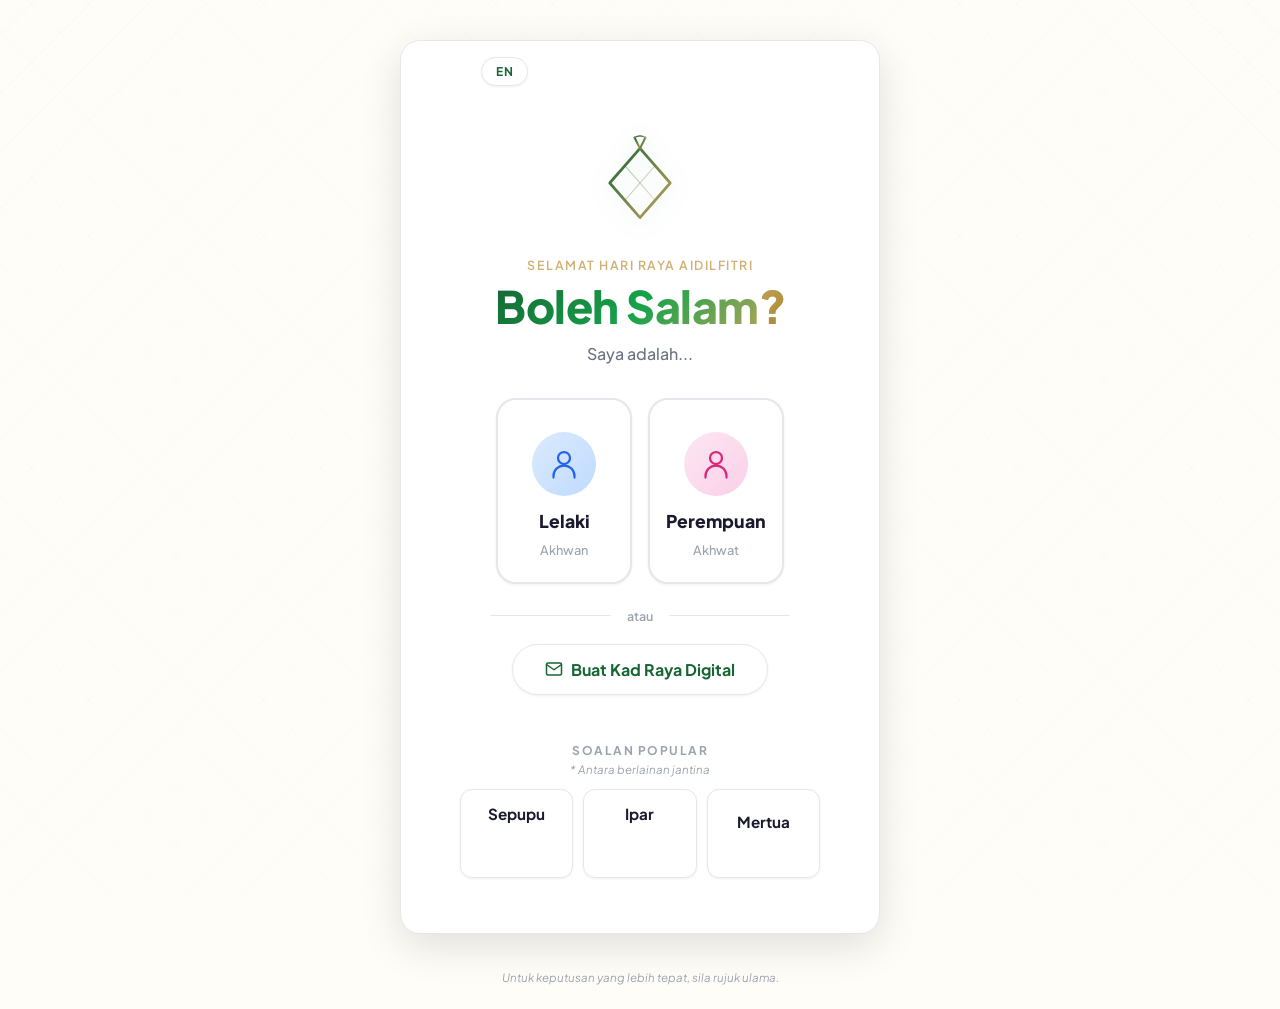
<file: index.html>
<!DOCTYPE html>
<html lang="ms" dir="ltr">
<head>
  <meta charset="UTF-8">
  <meta name="viewport" content="width=device-width, initial-scale=1.0, maximum-scale=1.0, user-scalable=no">
  <meta name="theme-color" content="#166534">
  <meta name="apple-mobile-web-app-capable" content="yes">
  <meta name="apple-mobile-web-app-status-bar-style" content="black-translucent">
  <meta name="description" content="Semak sama ada anda boleh bersalam berdasarkan hubungan mahram. Pantas, mudah & percuma.">

  <!-- Open Graph (Facebook, WhatsApp, Telegram, LinkedIn) -->
  <meta property="og:type" content="website">
  <meta property="og:url" id="ogUrl" content="https://bolehsalam.com/">
  <meta property="og:title" id="ogTitle" content="Boleh Salam? — Semak Hubungan Mahram">
  <meta property="og:description" id="ogDesc" content="Tak pasti boleh salam ke tak? Semak hubungan mahram dengan mudah dan pantas. 40+ hubungan keluarga diliputi.">
  <meta property="og:image" id="ogImage" content="https://bolehsalam.com/og-image.png">
  <meta property="og:image:width" content="1200">
  <meta property="og:image:height" content="630">
  <meta property="og:image:alt" content="Boleh Salam? — Semak hubungan mahram dengan mudah">
  <meta property="og:locale" content="ms_MY">
  <meta property="og:locale:alternate" content="en_US">
  <meta property="og:site_name" content="Boleh Salam?">

  <!-- Twitter / X -->
  <meta name="twitter:card" content="summary_large_image">
  <meta name="twitter:title" id="twTitle" content="Boleh Salam? — Semak Hubungan Mahram">
  <meta name="twitter:description" id="twDesc" content="Tak pasti boleh salam ke tak? Semak hubungan mahram dengan mudah dan pantas.">
  <meta name="twitter:image" id="twImage" content="https://bolehsalam.com/og-image.png">

  <title>Boleh Salam? — Semak Hubungan Mahram</title>

  <!-- Favicon (ketupat SVG) -->
  <link rel="icon" type="image/svg+xml" href="data:image/svg+xml,%3Csvg viewBox='0 0 80 100' fill='none' xmlns='http://www.w3.org/2000/svg'%3E%3Cpath d='M40 18 L68 50 L40 82 L12 50 Z' stroke='%23166534' stroke-width='3' stroke-linejoin='round'/%3E%3Cpath d='M26 34 L54 66' stroke='%23c8a45c' stroke-width='1.2' opacity='0.5'/%3E%3Cpath d='M54 34 L26 66' stroke='%23c8a45c' stroke-width='1.2' opacity='0.5'/%3E%3Cpath d='M40 18 L35 8' stroke='%23166534' stroke-width='2.5' stroke-linecap='round'/%3E%3Cpath d='M40 18 L45 8' stroke='%23166534' stroke-width='2.5' stroke-linecap='round'/%3E%3C/svg%3E">

  <link rel="preconnect" href="https://fonts.googleapis.com">
  <link rel="preconnect" href="https://fonts.gstatic.com" crossorigin>
  <link href="https://fonts.googleapis.com/css2?family=Plus+Jakarta+Sans:wght@400;500;600;700;800&display=swap" rel="stylesheet">
  <link rel="stylesheet" href="style.css">
</head>
<body>
  <div class="app" id="app">

    <!-- Top bar -->
    <div class="top-bar">
      <button class="back-btn" id="backBtn" onclick="goBack()" aria-label="Back">
        <svg width="20" height="20" viewBox="0 0 24 24" fill="none" stroke="currentColor" stroke-width="2.5" stroke-linecap="round" stroke-linejoin="round">
          <path d="M19 12H5M12 19l-7-7 7-7"/>
        </svg>
      </button>
      <button class="lang-toggle" id="langToggle" onclick="toggleLanguage()" aria-label="Toggle language">EN</button>
    </div>

    <!-- Step 0: Welcome -->
    <section class="step active" id="step-welcome">
      <div class="welcome-content">
        <div class="ketupat-icon" aria-hidden="true">
          <svg viewBox="0 0 80 100" fill="none" xmlns="http://www.w3.org/2000/svg">
            <path d="M40 18 L68 50 L40 82 L12 50 Z" stroke="url(#kg)" stroke-width="2.5" stroke-linejoin="round"/>
            <path d="M26 34 L54 66" stroke="url(#kg)" stroke-width="1" opacity="0.35"/>
            <path d="M54 34 L26 66" stroke="url(#kg)" stroke-width="1" opacity="0.35"/>
            <path d="M40 18 L35 8" stroke="url(#kg)" stroke-width="2" stroke-linecap="round"/>
            <path d="M40 18 L45 8" stroke="url(#kg)" stroke-width="2" stroke-linecap="round"/>
            <path d="M35 8 Q40 5 45 8" stroke="url(#kg)" stroke-width="1.5" stroke-linecap="round" fill="none"/>
            <defs>
              <linearGradient id="kg" x1="0%" y1="0%" x2="100%" y2="100%">
                <stop offset="0%" stop-color="#166534"/>
                <stop offset="100%" stop-color="#c8a45c"/>
              </linearGradient>
            </defs>
          </svg>
        </div>

        <p class="raya-greeting" data-i18n="rayaGreeting">Selamat Hari Raya Aidilfitri</p>
        <h1 class="title">Boleh Salam<span class="title-q">?</span></h1>
        <p class="subtitle" data-i18n="pickGender">Saya adalah...</p>

        <div class="options-grid">
          <button class="option-card" onclick="selectGender('m')">
            <div class="option-icon-wrap male-icon">
              <svg width="36" height="36" viewBox="0 0 24 24" fill="none" stroke="currentColor" stroke-width="1.5" stroke-linecap="round" stroke-linejoin="round">
                <circle cx="12" cy="8" r="4"/>
                <path d="M5 21v-1a7 7 0 0114 0v1"/>
              </svg>
            </div>
            <span class="option-label" data-i18n="male">Lelaki</span>
            <span class="option-desc" data-i18n="maleDesc">Akhwan</span>
          </button>
          <button class="option-card" onclick="selectGender('f')">
            <div class="option-icon-wrap female-icon">
              <svg width="36" height="36" viewBox="0 0 24 24" fill="none" stroke="currentColor" stroke-width="1.5" stroke-linecap="round" stroke-linejoin="round">
                <circle cx="12" cy="8" r="4"/>
                <path d="M5 21v-1a7 7 0 0114 0v1"/>
              </svg>
            </div>
            <span class="option-label" data-i18n="female">Perempuan</span>
            <span class="option-desc" data-i18n="femaleDesc">Akhwat</span>
          </button>
        </div>

        <div class="welcome-divider"><span data-i18n="or">atau</span></div>

        <button class="btn-secondary btn-kad" onclick="goToStep('kad-create')">
          <svg width="18" height="18" viewBox="0 0 24 24" fill="none" stroke="currentColor" stroke-width="2" stroke-linecap="round" stroke-linejoin="round">
            <path d="M4 4h16c1.1 0 2 .9 2 2v12c0 1.1-.9 2-2 2H4c-1.1 0-2-.9-2-2V6c0-1.1.9-2 2-2z"/>
            <polyline points="22,6 12,13 2,6"/>
          </svg>
          <span data-i18n="kadBtn">Buat Kad Raya Digital</span>
        </button>

        <!-- Quick Check Section -->
        <div class="quick-check" id="quickCheck">
          <p class="quick-check-title" data-i18n="quickTitle">Soalan Popular</p>
          <p class="quick-check-note" data-i18n="quickNote">* Antara berlainan jantina</p>
          <div class="quick-cards">
            <button class="quick-card" onclick="quickCheck(this)">
              <span class="quick-q" data-i18n="qCousin">Sepupu</span>
              <span class="quick-a hidden" data-i18n="qCousinA">Bukan mahram</span>
            </button>
            <button class="quick-card" onclick="quickCheck(this)">
              <span class="quick-q" data-i18n="qInlaw">Ipar</span>
              <span class="quick-a hidden" data-i18n="qInlawA">Bukan mahram</span>
            </button>
            <button class="quick-card" onclick="quickCheck(this)">
              <span class="quick-q" data-i18n="qMil">Mertua</span>
              <span class="quick-a boleh hidden" data-i18n="qMilA">Mahram</span>
            </button>
          </div>
        </div>
      </div>
    </section>

    <!-- Family Tree -->
    <section class="step" id="step-tree">
      <div class="step-content">
        <h2 class="step-title" data-i18n="treeTitle">Pokok Keluarga Mahram</h2>
        <p class="tree-subtitle" data-i18n="treeSubtitle">Ketuk pada nama untuk maklumat lanjut</p>

        <div class="tree-sticky">
          <div class="tree-gender-toggle">
            <button class="tree-gender-btn active" data-gender="m" onclick="setTreeGender('m')">
              <span data-i18n="male">Lelaki</span>
            </button>
            <button class="tree-gender-btn" data-gender="f" onclick="setTreeGender('f')">
              <span data-i18n="female">Perempuan</span>
            </button>
          </div>

          <div class="tree-legend">
            <span class="tree-legend-item boleh">
              <span class="tree-legend-dot boleh"></span>
              <span data-i18n="treeBoleh">Boleh Salam</span>
            </span>
            <span class="tree-legend-item tak-boleh">
              <span class="tree-legend-dot tak-boleh"></span>
              <span data-i18n="treeTakBoleh">Tak Boleh Salam</span>
            </span>
            <button class="tree-samegender-toggle" id="sameGenderToggle" onclick="toggleSameGender()">
              <svg width="14" height="14" viewBox="0 0 24 24" fill="none" stroke="currentColor" stroke-width="2" stroke-linecap="round" stroke-linejoin="round"><path d="M1 12s4-8 11-8 11 8 11 8-4 8-11 8-11-8-11-8z"/><circle cx="12" cy="12" r="3"/></svg>
              <span data-i18n="treeShowSame">Tunjuk sama jantina</span>
            </button>
          </div>
        </div>

        <div class="tree-container" id="treeContainer"></div>

        <!-- Detail overlay -->
        <div class="tree-detail-overlay" id="treeDetailOverlay" onclick="hideTreeDetail()">
          <div class="tree-detail-sheet" onclick="event.stopPropagation()">
            <div class="tree-detail-badge boleh" id="treeDetailBadge">Boleh Salam</div>
            <h3 class="tree-detail-name" id="treeDetailName"></h3>
            <p class="tree-detail-name-sec" id="treeDetailNameSec"></p>
            <p class="tree-detail-status" id="treeDetailStatus"></p>
            <p class="tree-detail-note" id="treeDetailNote"></p>
            <button class="btn-secondary tree-detail-close" onclick="hideTreeDetail()">
              <span data-i18n="treeClose">Tutup</span>
            </button>
          </div>
        </div>
      </div>
    </section>

    <!-- Kad Raya Create -->
    <section class="step" id="step-kad-create">
      <div class="step-content">
        <h2 class="step-title" data-i18n="kadTitle">Buat Kad Raya</h2>
        <p class="tree-subtitle" data-i18n="kadSubtitle">Cipta kad digital unik untuk orang tersayang</p>

        <div class="kad-form">
          <div class="kad-field">
            <label data-i18n="kadFrom">Nama anda</label>
            <input type="text" id="kadFrom" maxlength="30">
          </div>
          <div class="kad-field">
            <label data-i18n="kadTo">Nama penerima</label>
            <input type="text" id="kadTo" maxlength="30">
          </div>
          <div class="kad-field">
            <label data-i18n="kadMsg">Mesej</label>
            <textarea id="kadMsg" rows="3" maxlength="200"></textarea>
            <div class="kad-templates">
              <button class="kad-tpl-btn" onclick="useKadTemplate(0)">Formal</button>
              <button class="kad-tpl-btn" onclick="useKadTemplate(1)">Santai</button>
              <button class="kad-tpl-btn" onclick="useKadTemplate(2)">Mesra</button>
            </div>
          </div>
          <!-- Style toggle -->
          <div class="kad-field">
            <label>Style</label>
            <div class="kad-style-toggle">
              <button class="kad-style-btn active" data-style="classic" onclick="setKadStyle('classic')">Klasik</button>
              <button class="kad-style-btn" data-style="code" onclick="setKadStyle('code')">&lt;/Coder&gt;</button>
            </div>
          </div>

          <!-- Classic: color themes -->
          <div id="kadClassicOptions" class="kad-field">
            <label data-i18n="kadTheme">Tema warna</label>
            <div class="kad-theme-options">
              <button class="kad-theme-btn active" data-theme="0" onclick="pickKadTheme(this)"><span class="kad-theme-swatch" style="background:#166534"></span><span class="kad-theme-accent" style="background:#c8a45c"></span></button>
              <button class="kad-theme-btn" data-theme="1" onclick="pickKadTheme(this)"><span class="kad-theme-swatch" style="background:#7c2d12"></span><span class="kad-theme-accent" style="background:#f59e0b"></span></button>
              <button class="kad-theme-btn" data-theme="2" onclick="pickKadTheme(this)"><span class="kad-theme-swatch" style="background:#1e3a5f"></span><span class="kad-theme-accent" style="background:#93c5fd"></span></button>
              <button class="kad-theme-btn" data-theme="3" onclick="pickKadTheme(this)"><span class="kad-theme-swatch" style="background:#581c87"></span><span class="kad-theme-accent" style="background:#d8b4fe"></span></button>
            </div>
          </div>

          <!-- Coder: language picker -->
          <div id="kadCodeOptions" class="kad-field" style="display:none">
            <label>Language</label>
            <div class="kad-lang-options">
              <button class="kad-lang-btn active" data-lang="js" onclick="setKadLang(this)">JavaScript</button>
              <button class="kad-lang-btn" data-lang="py" onclick="setKadLang(this)">Python</button>
              <button class="kad-lang-btn" data-lang="git" onclick="setKadLang(this)">Git</button>
              <button class="kad-lang-btn" data-lang="sql" onclick="setKadLang(this)">SQL</button>
              <button class="kad-lang-btn" data-lang="html" onclick="setKadLang(this)">HTML</button>
            </div>
          </div>
          <div class="kad-actions">
            <button class="btn-secondary" onclick="previewKad()">
              <svg width="16" height="16" viewBox="0 0 24 24" fill="none" stroke="currentColor" stroke-width="2" stroke-linecap="round" stroke-linejoin="round"><path d="M1 12s4-8 11-8 11 8 11 8-4 8-11 8-11-8-11-8z"/><circle cx="12" cy="12" r="3"/></svg>
              <span data-i18n="kadPreview">Lihat Preview</span>
            </button>
            <button class="btn-primary" onclick="shareKad()">
              <svg width="16" height="16" viewBox="0 0 24 24" fill="none" stroke="currentColor" stroke-width="2.5" stroke-linecap="round" stroke-linejoin="round"><circle cx="18" cy="5" r="3"/><circle cx="6" cy="12" r="3"/><circle cx="18" cy="19" r="3"/><line x1="8.59" y1="13.51" x2="15.42" y2="17.49"/><line x1="15.41" y1="6.51" x2="8.59" y2="10.49"/></svg>
              <span data-i18n="kadShare">Kongsi Kad</span>
            </button>
          </div>
        </div>
      </div>
    </section>

  </div>

  <!-- Kad Raya View (full-screen overlay) -->
  <div class="kad-view" id="kadView">
    <div class="kad-view-bg"></div>

    <div class="kad-sealed" onclick="openKadAnimation()">
      <p class="kad-sealed-label" data-i18n="kadForYou">Ada kad Raya untuk</p>
      <p class="kad-sealed-name" id="kadViewTo"></p>
      <div class="kad-ketupat" aria-hidden="true">
        <svg viewBox="0 0 80 100" fill="none" xmlns="http://www.w3.org/2000/svg">
          <path d="M40 18 L68 50 L40 82 L12 50 Z" stroke="var(--kad-accent)" stroke-width="2.5" stroke-linejoin="round"/>
          <path d="M26 34 L54 66" stroke="var(--kad-accent)" stroke-width="1" opacity="0.35"/>
          <path d="M54 34 L26 66" stroke="var(--kad-accent)" stroke-width="1" opacity="0.35"/>
          <path d="M40 18 L35 8" stroke="var(--kad-accent)" stroke-width="2" stroke-linecap="round"/>
          <path d="M40 18 L45 8" stroke="var(--kad-accent)" stroke-width="2" stroke-linecap="round"/>
          <path d="M35 8 Q40 5 45 8" stroke="var(--kad-accent)" stroke-width="1.5" stroke-linecap="round" fill="none"/>
        </svg>
      </div>
      <div class="kad-code-icon" aria-hidden="true">&#x1F4BB;</div>
      <button class="kad-open-btn" onclick="openKadAnimation()">
        <span data-i18n="kadTap">Ketuk untuk buka</span>
      </button>
    </div>

    <div class="kad-sparkles" id="kadSparkles"></div>

    <div class="kad-opened">
      <!-- Classic mode content -->
      <div class="kad-classic-content">
        <p class="kad-opened-greeting">Selamat Hari Raya<br>Aidilfitri</p>
        <div class="kad-opened-divider"></div>
        <p class="kad-opened-msg" id="kadViewMsg"></p>
        <p class="kad-opened-from">&mdash; <span id="kadViewFrom"></span></p>
      </div>
      <!-- Coder mode content -->
      <div class="kad-code-content">
        <div class="code-editor" id="kadCodeEditor"></div>
      </div>
      <div class="kad-opened-actions">
        <div class="kad-recipient-actions" id="kadRecipientActions">
          <button class="kad-action-btn" onclick="saveKadImage()">
            <svg width="16" height="16" viewBox="0 0 24 24" fill="none" stroke="currentColor" stroke-width="2.5" stroke-linecap="round" stroke-linejoin="round"><path d="M21 15v4a2 2 0 01-2 2H5a2 2 0 01-2-2v-4"/><polyline points="7 10 12 15 17 10"/><line x1="12" y1="15" x2="12" y2="3"/></svg>
            <span data-i18n="kadSaveImg">Simpan Gambar</span>
          </button>
          <button class="kad-action-btn" onclick="shareKadView()">
            <svg width="16" height="16" viewBox="0 0 24 24" fill="none" stroke="currentColor" stroke-width="2.5" stroke-linecap="round" stroke-linejoin="round"><circle cx="18" cy="5" r="3"/><circle cx="6" cy="12" r="3"/><circle cx="18" cy="19" r="3"/><line x1="8.59" y1="13.51" x2="15.42" y2="17.49"/><line x1="15.41" y1="6.51" x2="8.59" y2="10.49"/></svg>
            <span data-i18n="kadShareThis">Kongsi Kad</span>
          </button>
        </div>
        <button class="kad-cta" id="kadCtaBtn" onclick="kadGoToCreate()">
          <span id="kadCtaText" data-i18n="kadMakeYours">Buat Kad Anda</span>
        </button>
        <button class="kad-close-btn" onclick="closeKadView()">
          <span data-i18n="kadClose">Tutup</span>
        </button>
      </div>
    </div>
  </div>

  <footer class="footer">
    <p data-i18n="footerNote">Untuk keputusan yang lebih tepat, sila rujuk ulama.</p>
  </footer>

  <script src="app.js"></script>
</body>
</html>
</file>
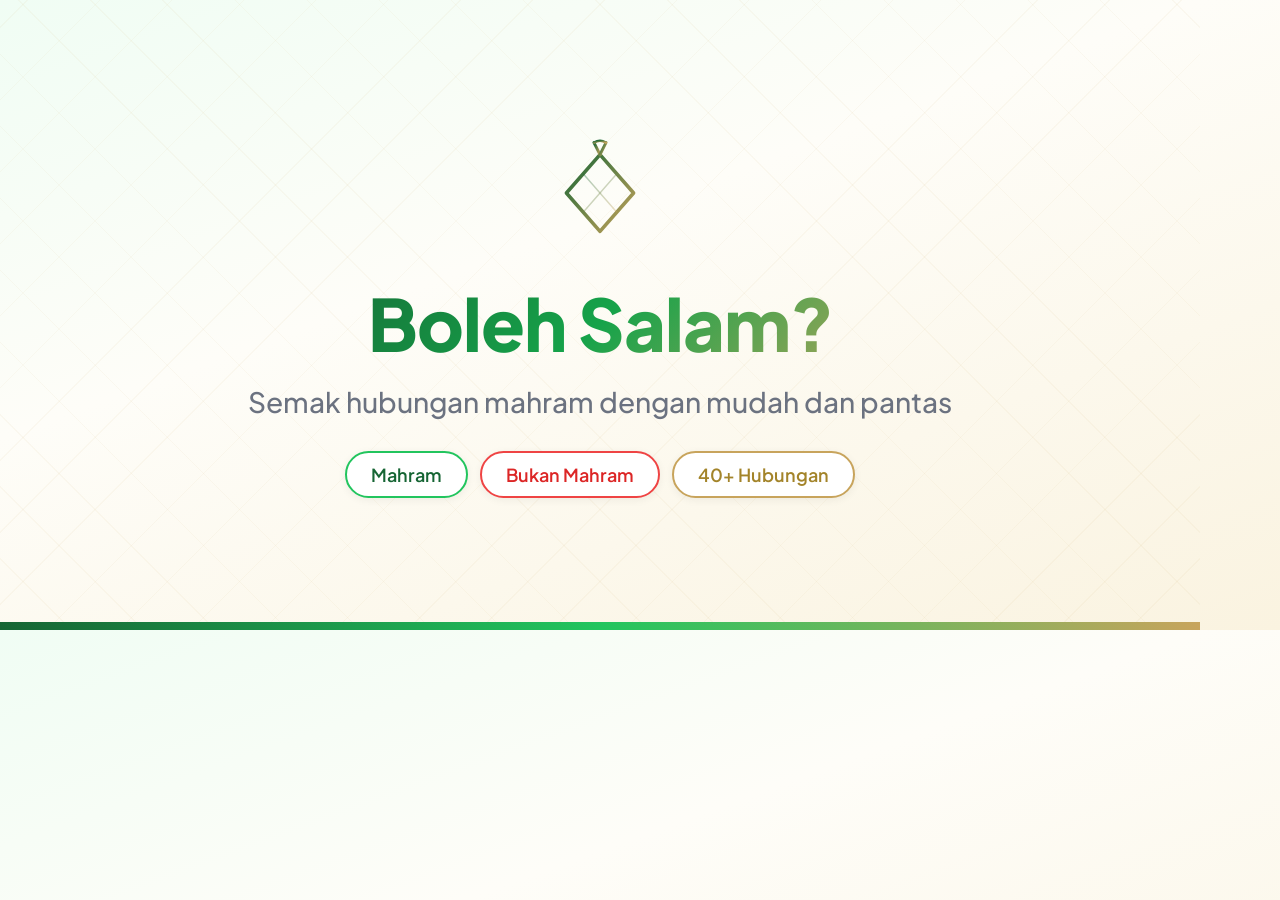
<file: og-image.html>
<!DOCTYPE html>
<html>
<head>
<meta charset="UTF-8">
<style>
  /* This page is for generating the OG image screenshot (1200x630) */
  * { margin: 0; padding: 0; box-sizing: border-box; }
  body {
    width: 1200px;
    height: 630px;
    display: flex;
    align-items: center;
    justify-content: center;
    background: linear-gradient(160deg, #f0fdf4 0%, #fefdf8 40%, #faf3e0 100%);
    font-family: 'Plus Jakarta Sans', -apple-system, sans-serif;
    position: relative;
    overflow: hidden;
  }

  /* Background pattern */
  body::before {
    content: '';
    position: absolute;
    inset: 0;
    background-image:
      repeating-linear-gradient(45deg, transparent, transparent 50px, rgba(200,164,92,0.06) 50px, rgba(200,164,92,0.06) 51px),
      repeating-linear-gradient(-45deg, transparent, transparent 50px, rgba(200,164,92,0.06) 50px, rgba(200,164,92,0.06) 51px);
  }

  /* Green accent bar */
  body::after {
    content: '';
    position: absolute;
    bottom: 0;
    left: 0;
    right: 0;
    height: 8px;
    background: linear-gradient(90deg, #166534, #22c55e, #c8a45c);
  }

  .content {
    text-align: center;
    position: relative;
    z-index: 1;
  }

  .ketupat {
    width: 100px;
    height: 120px;
    margin: 0 auto 24px;
  }

  .title {
    font-size: 72px;
    font-weight: 800;
    background: linear-gradient(135deg, #166534 0%, #16a34a 50%, #c8a45c 100%);
    -webkit-background-clip: text;
    -webkit-text-fill-color: transparent;
    background-clip: text;
    letter-spacing: -1px;
    margin-bottom: 16px;
  }

  .subtitle {
    font-size: 28px;
    color: #6b7280;
    font-weight: 500;
    margin-bottom: 32px;
  }

  .tags {
    display: flex;
    gap: 12px;
    justify-content: center;
  }

  .tag {
    background: white;
    border: 2px solid #e5e7eb;
    border-radius: 999px;
    padding: 10px 24px;
    font-size: 18px;
    font-weight: 600;
    color: #1a1a2e;
    box-shadow: 0 2px 8px rgba(0,0,0,0.06);
  }

  .tag.green { border-color: #22c55e; color: #166534; }
  .tag.red { border-color: #ef4444; color: #dc2626; }
  .tag.gold { border-color: #c8a45c; color: #a3842a; }
</style>
<link href="https://fonts.googleapis.com/css2?family=Plus+Jakarta+Sans:wght@400;500;600;700;800&display=swap" rel="stylesheet">
</head>
<body>
  <div class="content">
    <div class="ketupat">
      <svg viewBox="0 0 80 100" fill="none" xmlns="http://www.w3.org/2000/svg" width="100" height="120">
        <path d="M40 18 L68 50 L40 82 L12 50 Z" stroke="url(#g)" stroke-width="3" stroke-linejoin="round"/>
        <path d="M26 34 L54 66" stroke="url(#g)" stroke-width="1.2" opacity="0.35"/>
        <path d="M54 34 L26 66" stroke="url(#g)" stroke-width="1.2" opacity="0.35"/>
        <path d="M40 18 L35 8" stroke="url(#g)" stroke-width="2.5" stroke-linecap="round"/>
        <path d="M40 18 L45 8" stroke="url(#g)" stroke-width="2.5" stroke-linecap="round"/>
        <path d="M35 8 Q40 5 45 8" stroke="url(#g)" stroke-width="2" stroke-linecap="round" fill="none"/>
        <defs>
          <linearGradient id="g" x1="0%" y1="0%" x2="100%" y2="100%">
            <stop offset="0%" stop-color="#166534"/>
            <stop offset="100%" stop-color="#c8a45c"/>
          </linearGradient>
        </defs>
      </svg>
    </div>
    <h1 class="title">Boleh Salam?</h1>
    <p class="subtitle">Semak hubungan mahram dengan mudah dan pantas</p>
    <div class="tags">
      <span class="tag green">Mahram</span>
      <span class="tag red">Bukan Mahram</span>
      <span class="tag gold">40+ Hubungan</span>
    </div>
  </div>
</body>
</html>
</file>
<file: style.css>
/* ========================================
   Boleh Salam? — Enhanced Styles
   Minimalist Modern + Raya Theme
   ======================================== */

:root {
  --green-900: #14532d;
  --green-800: #166534;
  --green-700: #15803d;
  --green-600: #16a34a;
  --green-500: #22c55e;
  --green-100: #dcfce7;
  --green-50: #f0fdf4;

  --gold-600: #a3842a;
  --gold-500: #c8a45c;
  --gold-400: #d4b876;
  --gold-300: #e0cc90;
  --gold-200: #f0e4bc;
  --gold-100: #faf3e0;

  --red-600: #dc2626;
  --red-500: #ef4444;
  --red-100: #fee2e2;
  --red-50: #fef2f2;

  --bg: #fefdf8;
  --card: #ffffff;
  --text: #1a1a2e;
  --text-secondary: #6b7280;
  --text-light: #9ca3af;
  --border: #e5e7eb;

  --radius-sm: 8px;
  --radius-md: 12px;
  --radius-lg: 16px;
  --radius-xl: 20px;
  --radius-full: 9999px;

  --shadow-sm: 0 1px 3px rgba(0,0,0,0.06);
  --shadow-md: 0 4px 12px rgba(0,0,0,0.08);
  --shadow-lg: 0 8px 30px rgba(0,0,0,0.1);
  --shadow-xl: 0 12px 40px rgba(0,0,0,0.12);

  --font: 'Plus Jakarta Sans', -apple-system, BlinkMacSystemFont, sans-serif;
  --ease: cubic-bezier(0.4, 0, 0.2, 1);
  --transition: 0.3s var(--ease);
}

/* Reset */
*, *::before, *::after {
  margin: 0;
  padding: 0;
  box-sizing: border-box;
}

html {
  font-size: 16px;
  -webkit-text-size-adjust: 100%;
  scroll-behavior: smooth;
}

body {
  font-family: var(--font);
  background: var(--bg);
  color: var(--text);
  min-height: 100dvh;
  display: flex;
  flex-direction: column;
  align-items: center;
  overflow-x: hidden;
  position: relative;
}

/* Subtle geometric background */
body::before {
  content: '';
  position: fixed;
  inset: 0;
  background-image:
    repeating-linear-gradient(45deg, transparent, transparent 40px, rgba(200,164,92,0.03) 40px, rgba(200,164,92,0.03) 41px),
    repeating-linear-gradient(-45deg, transparent, transparent 40px, rgba(200,164,92,0.03) 40px, rgba(200,164,92,0.03) 41px);
  pointer-events: none;
  z-index: 0;
}

button {
  font-family: var(--font);
  cursor: pointer;
  border: none;
  background: none;
  font-size: inherit;
  color: inherit;
  -webkit-tap-highlight-color: transparent;
}

input {
  font-family: var(--font);
}

/* Keyboard focus styles */
button:focus-visible,
input:focus-visible {
  outline: 2px solid var(--green-500);
  outline-offset: 2px;
}

.option-card:focus-visible,
.relationship-btn:focus-visible,
.quick-card:focus-visible {
  outline: 2px solid var(--green-500);
  outline-offset: 2px;
  border-color: var(--green-500);
}

/* ========================================
   App Container
   ======================================== */
.app {
  width: 100%;
  max-width: 480px;
  min-height: 100dvh;
  position: relative;
  z-index: 1;
  padding: 0 20px;
  overflow: clip;
}

/* ========================================
   Top Bar (Back + Progress + Lang)
   ======================================== */
.top-bar {
  position: fixed;
  top: 0;
  left: 50%;
  transform: translateX(-50%);
  width: 100%;
  max-width: 480px;
  display: flex;
  align-items: center;
  gap: 12px;
  padding: 12px 20px;
  z-index: 100;
  background: rgba(254,253,248,0.85);
  backdrop-filter: blur(12px);
  -webkit-backdrop-filter: blur(12px);
}

.back-btn {
  width: 36px;
  height: 36px;
  border-radius: var(--radius-full);
  display: flex;
  align-items: center;
  justify-content: center;
  color: var(--green-800);
  background: var(--card);
  border: 1.5px solid var(--border);
  box-shadow: var(--shadow-sm);
  transition: all var(--transition);
  opacity: 0;
  pointer-events: none;
  flex-shrink: 0;
}

.back-btn.visible {
  opacity: 1;
  pointer-events: auto;
}

.back-btn:hover {
  background: var(--green-50);
  border-color: var(--green-500);
}

.back-btn:active {
  transform: scale(0.92);
}

/* Progress Bar */
.progress-bar {
  flex: 1;
  height: 4px;
  background: var(--border);
  border-radius: var(--radius-full);
  overflow: hidden;
  opacity: 0;
  transition: opacity 0.3s ease;
}

.progress-bar.visible {
  opacity: 1;
}

.progress-fill {
  height: 100%;
  width: 0%;
  background: linear-gradient(90deg, var(--green-600), var(--gold-500));
  border-radius: var(--radius-full);
  transition: width 0.5s var(--ease);
}

/* Language Toggle */
.lang-toggle {
  background: var(--card);
  border: 1.5px solid var(--border);
  border-radius: var(--radius-full);
  padding: 6px 14px;
  font-size: 0.75rem;
  font-weight: 700;
  letter-spacing: 0.5px;
  color: var(--green-800);
  box-shadow: var(--shadow-sm);
  transition: all var(--transition);
  flex-shrink: 0;
}

.lang-toggle:hover {
  background: var(--green-50);
  border-color: var(--green-500);
}

/* ========================================
   Steps — Slide Transitions
   ======================================== */
.step {
  display: none;
  width: 100%;
  padding-top: 72px;
  padding-bottom: 40px;
  min-height: calc(100dvh - 60px);
}

.step.active {
  display: block;
}

.step.slide-in-right {
  animation: slideInRight 0.35s var(--ease) forwards;
}

.step.slide-in-left {
  animation: slideInLeft 0.35s var(--ease) forwards;
}

.step.slide-out-left {
  animation: slideOutLeft 0.25s var(--ease) forwards;
}

.step.slide-out-right {
  animation: slideOutRight 0.25s var(--ease) forwards;
}

@keyframes slideInRight {
  from { opacity: 0; transform: translateX(60px); }
  to { opacity: 1; transform: translateX(0); }
}

@keyframes slideInLeft {
  from { opacity: 0; transform: translateX(-60px); }
  to { opacity: 1; transform: translateX(0); }
}

@keyframes slideOutLeft {
  from { opacity: 1; transform: translateX(0); }
  to { opacity: 0; transform: translateX(-40px); }
}

@keyframes slideOutRight {
  from { opacity: 1; transform: translateX(0); }
  to { opacity: 0; transform: translateX(40px); }
}

.step-content {
  width: 100%;
}

.step-label {
  font-size: 0.75rem;
  font-weight: 700;
  text-transform: uppercase;
  letter-spacing: 1.5px;
  color: var(--gold-500);
  margin-bottom: 8px;
}

.step-title {
  font-size: 1.6rem;
  font-weight: 800;
  color: var(--green-900);
  margin-bottom: 28px;
  line-height: 1.3;
}

/* ========================================
   Welcome Screen
   ======================================== */
.welcome-content {
  display: flex;
  flex-direction: column;
  align-items: center;
  justify-content: center;
  text-align: center;
  min-height: calc(100dvh - 120px);
  padding-top: 0;
}

.ketupat-icon {
  width: 90px;
  height: 108px;
  margin-bottom: 20px;
  animation: floatKetupat 3s ease-in-out infinite;
}

@keyframes floatKetupat {
  0%, 100% { transform: translateY(0) rotate(0deg); }
  50% { transform: translateY(-10px) rotate(2deg); }
}

.ketupat-icon svg {
  width: 100%;
  height: 100%;
  filter: drop-shadow(0 4px 12px rgba(22,101,52,0.15));
}

/* Raya Greeting */
.raya-greeting {
  font-size: 0.78rem;
  font-weight: 600;
  letter-spacing: 1.5px;
  text-transform: uppercase;
  color: var(--gold-500);
  margin-bottom: 4px;
  opacity: 0.85;
}

.title {
  font-size: 2.8rem;
  font-weight: 800;
  background: linear-gradient(135deg, var(--green-800) 0%, var(--green-600) 50%, var(--gold-500) 100%);
  -webkit-background-clip: text;
  -webkit-text-fill-color: transparent;
  background-clip: text;
  margin-bottom: 8px;
  letter-spacing: -0.5px;
}

.title-q {
  background: linear-gradient(135deg, var(--gold-500), var(--gold-600));
  -webkit-background-clip: text;
  -webkit-text-fill-color: transparent;
  background-clip: text;
}

.subtitle {
  font-size: 1rem;
  color: var(--text-secondary);
  margin-bottom: 32px;
  font-weight: 500;
  max-width: 300px;
  line-height: 1.5;
}

/* ========================================
   Buttons
   ======================================== */
.btn-primary {
  display: inline-flex;
  align-items: center;
  gap: 8px;
  background: linear-gradient(135deg, var(--green-800), var(--green-700));
  color: white;
  font-size: 1rem;
  font-weight: 700;
  padding: 14px 32px;
  border-radius: var(--radius-full);
  box-shadow: 0 4px 16px rgba(22,101,52,0.3);
  transition: all var(--transition);
}

.btn-primary:hover {
  transform: translateY(-2px);
  box-shadow: 0 6px 24px rgba(22,101,52,0.4);
}

.btn-primary:active {
  transform: translateY(0) scale(0.97);
}

.btn-glow {
  animation: btnGlow 2s ease-in-out infinite alternate;
}

@keyframes btnGlow {
  from { box-shadow: 0 4px 16px rgba(22,101,52,0.3); }
  to { box-shadow: 0 4px 28px rgba(22,101,52,0.5); }
}

.btn-secondary {
  display: inline-flex;
  align-items: center;
  gap: 8px;
  background: var(--card);
  color: var(--green-800);
  font-size: 1rem;
  font-weight: 700;
  padding: 14px 32px;
  border-radius: var(--radius-full);
  border: 1.5px solid var(--border);
  box-shadow: var(--shadow-sm);
  transition: all var(--transition);
}

.btn-secondary:hover {
  background: var(--green-50);
  border-color: var(--green-500);
  transform: translateY(-2px);
}

/* ========================================
   Quick Check Cards (Welcome)
   ======================================== */
.quick-check {
  margin-top: 48px;
  width: 100%;
  max-width: 360px;
}

.quick-check-title {
  font-size: 0.75rem;
  font-weight: 700;
  text-transform: uppercase;
  letter-spacing: 1.5px;
  color: var(--text-light);
  margin-bottom: 4px;
}

.quick-check-note {
  font-size: 0.72rem;
  color: var(--text-light);
  font-style: italic;
  margin-bottom: 12px;
}

.quick-cards {
  display: flex;
  gap: 10px;
  justify-content: center;
}

.quick-card {
  flex: 1;
  background: var(--card);
  border: 1.5px solid var(--border);
  border-radius: var(--radius-md);
  padding: 14px 8px;
  text-align: center;
  transition: all var(--transition);
  box-shadow: var(--shadow-sm);
  min-height: 68px;
  display: flex;
  flex-direction: column;
  align-items: center;
  justify-content: center;
  gap: 4px;
  position: relative;
  overflow: hidden;
}

.quick-card:hover {
  border-color: var(--gold-400);
  box-shadow: var(--shadow-md);
  transform: translateY(-2px);
}

.quick-card:active {
  transform: scale(0.96);
}

.quick-q {
  font-size: 0.95rem;
  font-weight: 700;
  color: var(--text);
  transition: all 0.25s ease;
}

.quick-a {
  font-size: 0.8rem;
  font-weight: 800;
  border-radius: var(--radius-sm);
  padding: 2px 8px;
  transition: all 0.25s ease;
}

.quick-a:not(.boleh) {
  color: var(--red-600);
  background: var(--red-50);
}

.quick-a.boleh {
  color: var(--green-800);
  background: var(--green-50);
}

.quick-a.hidden {
  opacity: 0;
  transform: translateY(4px);
}

.quick-a.visible {
  opacity: 1;
  transform: translateY(0);
}

.quick-card.revealed {
  border-color: var(--gold-400);
}

/* ========================================
   Gender Option Cards
   ======================================== */
.options-grid {
  display: grid;
  grid-template-columns: 1fr 1fr;
  gap: 16px;
}

.option-card {
  background: var(--card);
  border: 2px solid var(--border);
  border-radius: var(--radius-xl);
  padding: 32px 16px 24px;
  display: flex;
  flex-direction: column;
  align-items: center;
  gap: 10px;
  transition: all var(--transition);
  box-shadow: var(--shadow-sm);
}

.option-card:hover {
  border-color: var(--green-500);
  box-shadow: var(--shadow-md);
  transform: translateY(-4px);
}

.option-card:active {
  transform: translateY(0) scale(0.97);
  transition: 0.1s ease;
}

.option-icon-wrap {
  width: 64px;
  height: 64px;
  border-radius: var(--radius-full);
  display: flex;
  align-items: center;
  justify-content: center;
  margin-bottom: 4px;
}

.male-icon {
  background: linear-gradient(135deg, #dbeafe, #bfdbfe);
  color: #2563eb;
}

.female-icon {
  background: linear-gradient(135deg, #fce7f3, #fbcfe8);
  color: #db2777;
}

.option-label {
  font-size: 1.1rem;
  font-weight: 800;
  color: var(--text);
}

.option-desc {
  font-size: 0.8rem;
  color: var(--text-light);
  font-weight: 500;
}

/* ========================================
   Search Bar
   ======================================== */
.search-wrap {
  position: relative;
  margin-bottom: 20px;
}

.search-icon {
  position: absolute;
  left: 14px;
  top: 50%;
  transform: translateY(-50%);
  color: var(--text-light);
  pointer-events: none;
}

.search-input {
  width: 100%;
  padding: 12px 16px 12px 42px;
  border: 1.5px solid var(--border);
  border-radius: var(--radius-full);
  font-size: 0.9rem;
  font-weight: 500;
  color: var(--text);
  background: var(--card);
  box-shadow: var(--shadow-sm);
  transition: all var(--transition);
  outline: none;
}

.search-input::placeholder {
  color: var(--text-light);
}

.search-input:focus {
  border-color: var(--green-500);
  box-shadow: 0 0 0 3px rgba(34,197,94,0.1);
}

/* ========================================
   Relationship Grid
   ======================================== */
.relationship-container {
  width: 100%;
}

.category-section {
  margin-bottom: 8px;
}

.category-section.hidden {
  display: none;
}

.category-header {
  font-size: 0.75rem;
  font-weight: 700;
  text-transform: uppercase;
  letter-spacing: 1px;
  color: var(--gold-600);
  margin-top: 20px;
  margin-bottom: 10px;
  padding-bottom: 6px;
  border-bottom: 1.5px solid var(--gold-200);
  display: flex;
  align-items: center;
  gap: 6px;
}

.category-section:first-child .category-header {
  margin-top: 0;
}

.category-grid {
  display: grid;
  grid-template-columns: 1fr 1fr;
  gap: 8px;
}

.relationship-btn {
  background: var(--card);
  border: 1.5px solid var(--border);
  border-radius: var(--radius-md);
  padding: 14px;
  text-align: left;
  transition: all var(--transition);
  box-shadow: var(--shadow-sm);
  display: flex;
  flex-direction: column;
  gap: 2px;
}

.relationship-btn:hover {
  border-color: var(--green-500);
  background: var(--green-50);
  box-shadow: var(--shadow-md);
  transform: translateY(-2px);
}

.relationship-btn:active {
  transform: scale(0.96);
  transition: 0.1s ease;
}

.relationship-btn .rel-name {
  font-size: 0.88rem;
  font-weight: 600;
  color: var(--text);
  line-height: 1.3;
}

.relationship-btn .rel-name-en {
  font-size: 0.72rem;
  color: var(--text-light);
  font-weight: 500;
}

.relationship-btn.non-mahram {
  border-left: 3px solid var(--red-500);
}

.relationship-btn.mahram {
  border-left: 3px solid var(--green-500);
}

.relationship-btn.spouse {
  border-left: 3px solid var(--gold-500);
}

.relationship-btn.hidden {
  display: none;
}

/* No results state */
.no-results {
  text-align: center;
  padding: 40px 20px;
  color: var(--text-light);
}

.no-results-icon {
  font-size: 2rem;
  margin-bottom: 8px;
  opacity: 0.5;
}

.no-results-text {
  font-size: 0.9rem;
  font-weight: 500;
}

/* ========================================
   Result Card
   ======================================== */
.result-content {
  display: flex;
  flex-direction: column;
  align-items: center;
  justify-content: center;
  min-height: calc(100dvh - 160px);
}

.result-card {
  width: 100%;
  border-radius: var(--radius-xl);
  padding: 36px 24px 28px;
  text-align: center;
  box-shadow: var(--shadow-lg);
  margin-bottom: 24px;
  position: relative;
  overflow: hidden;
}

.result-card.boleh {
  background: linear-gradient(160deg, #f0fdf4 0%, #dcfce7 100%);
  border: 2px solid var(--green-500);
}

.result-card.tak-boleh {
  background: linear-gradient(160deg, #fef2f2 0%, #fee2e2 100%);
  border: 2px solid var(--red-500);
}

.result-icon {
  margin-bottom: 12px;
}

.result-icon svg {
  width: 72px;
  height: 72px;
}

/* Checkmark animation */
.checkmark-circle {
  stroke: var(--green-600);
  stroke-dasharray: 166;
  stroke-dashoffset: 166;
  animation: drawStroke 0.6s cubic-bezier(0.65,0,0.45,1) forwards;
}

.checkmark-check {
  stroke: var(--green-600);
  stroke-dasharray: 48;
  stroke-dashoffset: 48;
  animation: drawStroke 0.3s cubic-bezier(0.65,0,0.45,1) 0.4s forwards;
}

/* X animation */
.x-circle {
  stroke: var(--red-500);
  stroke-dasharray: 166;
  stroke-dashoffset: 166;
  animation: drawStroke 0.6s cubic-bezier(0.65,0,0.45,1) forwards;
}

.x-line {
  stroke: var(--red-500);
  stroke-dasharray: 30;
  stroke-dashoffset: 30;
  animation: drawStroke 0.3s cubic-bezier(0.65,0,0.45,1) 0.4s forwards;
}

@keyframes drawStroke {
  to { stroke-dashoffset: 0; }
}

.result-title {
  font-size: 1.8rem;
  font-weight: 800;
  margin-bottom: 8px;
}

.result-card.boleh .result-title {
  color: var(--green-800);
}

.result-card.tak-boleh .result-title {
  color: var(--red-600);
}

.result-reason {
  font-size: 0.95rem;
  line-height: 1.6;
  color: var(--text-secondary);
  margin-bottom: 16px;
  font-weight: 500;
}

/* Educational Note */
.edu-note {
  background: rgba(255,255,255,0.6);
  border-radius: var(--radius-md);
  padding: 14px 16px;
  margin-bottom: 16px;
  text-align: left;
  border: 1px solid rgba(0,0,0,0.04);
}

.edu-note.hidden {
  display: none;
}

.edu-label {
  font-size: 0.7rem;
  font-weight: 700;
  text-transform: uppercase;
  letter-spacing: 1px;
  color: var(--gold-600);
  margin-bottom: 4px;
}

.edu-text {
  font-size: 0.85rem;
  line-height: 1.5;
  color: var(--text-secondary);
  font-weight: 500;
}

.result-ref {
  padding-top: 14px;
  border-top: 1px solid rgba(0,0,0,0.05);
}

.result-reference {
  font-size: 0.78rem;
  color: var(--text-light);
  font-weight: 600;
  margin-bottom: 4px;
}

.result-disclaimer {
  font-size: 0.72rem;
  color: var(--text-light);
  font-style: italic;
}

/* Result Actions */
.result-actions {
  display: flex;
  gap: 12px;
  flex-wrap: wrap;
  justify-content: center;
}

/* ========================================
   Confetti
   ======================================== */
.confetti-container {
  position: fixed;
  inset: 0;
  pointer-events: none;
  z-index: 150;
  overflow: hidden;
}

.confetti-piece {
  position: absolute;
  width: 10px;
  height: 10px;
  top: 50%;
  left: 50%;
  border-radius: 2px;
  animation: confettiBurst var(--duration) var(--ease) forwards;
  opacity: 0;
}

@keyframes confettiBurst {
  0% {
    opacity: 1;
    transform: translate(0, 0) rotate(0deg) scale(1);
  }
  70% {
    opacity: 1;
  }
  100% {
    opacity: 0;
    transform: translate(var(--x), var(--y)) rotate(var(--r)) scale(0.3);
  }
}

/* ========================================
   Footer
   ======================================== */
.footer {
  width: 100%;
  max-width: 480px;
  text-align: center;
  padding: 16px 20px 24px;
  z-index: 1;
}

.footer p {
  font-size: 0.72rem;
  color: var(--text-light);
  font-style: italic;
}

/* ========================================
   Toast
   ======================================== */
.toast {
  position: fixed;
  bottom: 24px;
  left: 50%;
  transform: translateX(-50%) translateY(80px);
  background: var(--green-800);
  color: white;
  padding: 12px 24px;
  border-radius: var(--radius-full);
  font-size: 0.85rem;
  font-weight: 600;
  box-shadow: var(--shadow-lg);
  z-index: 200;
  opacity: 0;
  transition: all 0.3s ease;
  pointer-events: none;
}

.toast.show {
  opacity: 1;
  transform: translateX(-50%) translateY(0);
}

/* ========================================
   Responsive
   ======================================== */
@media (min-width: 520px) {
  .app { padding: 0 32px; }
  .top-bar { padding: 12px 32px; }
}

@media (min-width: 768px) {
  body { padding-top: 20px; }

  .app {
    background: var(--card);
    border-radius: var(--radius-xl);
    box-shadow: var(--shadow-xl);
    min-height: auto;
    margin: 20px auto;
    border: 1px solid var(--border);
  }

  .top-bar {
    position: absolute;
    background: rgba(255,255,255,0.9);
    border-radius: var(--radius-xl) var(--radius-xl) 0 0;
  }
}

/* ========================================
   Family Tree
   ======================================== */
.tree-subtitle {
  font-size: 0.82rem;
  color: var(--text-secondary);
  margin-bottom: 12px;
  font-weight: 500;
}

/* Sticky header: gender toggle + legend */
.tree-sticky {
  position: sticky;
  top: 56px;
  z-index: 10;
  background: var(--bg);
  padding: 8px 0 10px;
  margin: 0 -20px;
  padding-left: 20px;
  padding-right: 20px;
}

.tree-gender-toggle {
  display: flex;
  background: var(--card);
  border: 1.5px solid var(--border);
  border-radius: var(--radius-full);
  padding: 3px;
  margin-bottom: 8px;
  box-shadow: var(--shadow-sm);
}

.tree-gender-btn {
  flex: 1;
  padding: 7px 16px;
  border-radius: var(--radius-full);
  font-size: 0.82rem;
  font-weight: 700;
  color: var(--text-secondary);
  transition: all var(--transition);
}

.tree-gender-btn.active {
  background: linear-gradient(135deg, var(--green-800), var(--green-700));
  color: white;
  box-shadow: var(--shadow-sm);
}

.tree-legend {
  display: flex;
  align-items: center;
  gap: 12px;
  flex-wrap: wrap;
}

.tree-legend-item {
  display: flex;
  align-items: center;
  gap: 5px;
  font-size: 0.7rem;
  font-weight: 600;
  color: var(--text-secondary);
}

.tree-legend-dot {
  width: 8px;
  height: 8px;
  border-radius: var(--radius-full);
}

.tree-legend-dot.boleh {
  background: var(--green-500);
}

.tree-legend-dot.tak-boleh {
  background: var(--red-500);
}

/* Same-gender toggle */
.tree-samegender-toggle {
  display: inline-flex;
  align-items: center;
  gap: 4px;
  padding: 4px 10px;
  border-radius: var(--radius-full);
  font-size: 0.68rem;
  font-weight: 600;
  color: var(--text-light);
  background: var(--card);
  border: 1px solid var(--border);
  transition: all var(--transition);
  margin-left: auto;
}

.tree-samegender-toggle.active {
  background: var(--green-50);
  border-color: var(--green-500);
  color: var(--green-800);
}

.tree-samegender-toggle svg {
  flex-shrink: 0;
}

/* Tree container */
.tree-container {
  position: relative;
  padding: 4px 0 12px;
}

/* Zone containers */
.tree-zone {
  margin-bottom: 8px;
}

.tree-zone-header {
  display: flex;
  align-items: center;
  gap: 12px;
  margin: 8px 0 12px;
  padding: 10px 16px;
  border-radius: var(--radius-lg);
}

.tree-zone-header span {
  font-size: 0.82rem;
  font-weight: 800;
  text-transform: uppercase;
  letter-spacing: 1.5px;
  white-space: nowrap;
}

/* Danger zone (Tak Boleh) */
.tree-zone-header--danger {
  background: linear-gradient(135deg, var(--red-100), var(--red-50));
  border: 1.5px solid rgba(239,68,68,0.2);
}

.tree-zone-header--danger span {
  color: var(--red-600);
}

/* Safe zone (Boleh) */
.tree-zone-header--safe {
  background: linear-gradient(135deg, var(--green-100), var(--green-50));
  border: 1.5px solid rgba(34,197,94,0.2);
}

.tree-zone-header--safe span {
  color: var(--green-800);
}

/* Sub-zone divider (Musaharah / Radhaah) */
.tree-zone-divider {
  display: flex;
  align-items: center;
  gap: 12px;
  margin: 16px 0 10px;
}

.tree-zone-divider::before,
.tree-zone-divider::after {
  content: '';
  flex: 1;
  height: 1.5px;
  background: linear-gradient(90deg, transparent, var(--gold-300), transparent);
}

.tree-zone-divider span {
  font-size: 0.7rem;
  font-weight: 800;
  text-transform: uppercase;
  letter-spacing: 1.5px;
  color: var(--gold-600);
  white-space: nowrap;
}

/* Card-based group sections */
.tree-card {
  background: var(--card);
  border: 1.5px solid var(--border);
  border-radius: var(--radius-lg);
  margin-bottom: 10px;
  overflow: hidden;
  box-shadow: var(--shadow-sm);
}

.tree-card-header {
  padding: 10px 14px 8px;
  border-bottom: 1px solid var(--border);
  display: flex;
  align-items: center;
  justify-content: space-between;
  background: linear-gradient(135deg, rgba(200,164,92,0.06), rgba(200,164,92,0.02));
}

.tree-card-title {
  font-size: 0.75rem;
  font-weight: 800;
  text-transform: uppercase;
  letter-spacing: 0.8px;
  color: var(--green-900);
  margin: 0;
}

.tree-card-body {
  padding: 6px;
  display: flex;
  flex-direction: column;
  gap: 2px;
}

/* Collapsed card (all same-gender, hidden) */
.tree-card--collapsed {
  opacity: 0.45;
}

.tree-card--collapsed .tree-card-header {
  border-bottom: none;
  padding-bottom: 10px;
}

.tree-card-samegender-badge {
  font-size: 0.62rem;
  font-weight: 600;
  color: var(--text-light);
  background: rgba(0,0,0,0.05);
  padding: 2px 8px;
  border-radius: var(--radius-full);
  white-space: nowrap;
}

/* Node buttons — horizontal rows with status dot */
.tree-node {
  display: flex;
  align-items: center;
  gap: 10px;
  padding: 10px 12px;
  border-radius: var(--radius-md);
  transition: all var(--transition);
  border: 1.5px solid transparent;
  text-align: left;
  background: transparent;
  width: 100%;
}

.tree-node:active {
  transform: scale(0.98);
  background: rgba(0,0,0,0.02);
}

/* Status dot */
.tree-node-dot {
  width: 10px;
  height: 10px;
  border-radius: var(--radius-full);
  flex-shrink: 0;
}

.tree-node-dot.mahram {
  background: var(--green-500);
  box-shadow: 0 0 0 3px rgba(34,197,94,0.15);
}

.tree-node-dot.non-mahram {
  background: var(--red-500);
  box-shadow: 0 0 0 3px rgba(239,68,68,0.15);
}

.tree-node-dot.spouse {
  background: var(--gold-500);
  box-shadow: 0 0 0 3px rgba(200,164,92,0.15);
}

.tree-node-dot.same-gender {
  background: var(--border);
  box-shadow: 0 0 0 3px rgba(0,0,0,0.04);
}

.tree-node-text {
  display: flex;
  flex-direction: column;
  min-width: 0;
  flex: 1;
}

.tree-node-name {
  color: var(--text);
  line-height: 1.3;
  font-weight: 600;
  font-size: 0.85rem;
}

.tree-node-sub {
  font-size: 0.7rem;
  color: var(--text-light);
  font-weight: 500;
  line-height: 1.2;
}

.tree-node-arrow {
  color: var(--text-light);
  flex-shrink: 0;
  opacity: 0.4;
}

/* Non-mahram emphasis */
.tree-node.non-mahram {
  background: var(--red-50);
  border-color: rgba(239,68,68,0.15);
}

.tree-node.non-mahram .tree-node-name {
  color: var(--red-600);
}

.tree-node.non-mahram .tree-node-arrow {
  color: var(--red-500);
  opacity: 0.5;
}


/* Detail overlay */
.tree-detail-overlay {
  position: fixed;
  inset: 0;
  background: rgba(0,0,0,0.4);
  z-index: 200;
  display: flex;
  align-items: flex-start;
  justify-content: center;
  opacity: 0;
  pointer-events: none;
  transition: opacity 0.25s ease;
  padding: 60px 20px 20px;
}

.tree-detail-overlay.visible {
  opacity: 1;
  pointer-events: auto;
}

.tree-detail-sheet {
  background: var(--card);
  border-radius: var(--radius-xl);
  padding: 28px 24px 24px;
  width: 100%;
  max-width: 400px;
  max-height: calc(100dvh - 80px);
  overflow-y: auto;
  text-align: center;
  transform: scale(0.9);
  opacity: 0;
  transition: all 0.25s var(--ease);
  box-shadow: var(--shadow-xl);
}

.tree-detail-overlay.visible .tree-detail-sheet {
  transform: scale(1);
  opacity: 1;
}

.tree-detail-badge {
  display: inline-block;
  padding: 4px 16px;
  border-radius: var(--radius-full);
  font-size: 0.8rem;
  font-weight: 800;
  margin-bottom: 12px;
}

.tree-detail-badge.boleh {
  background: var(--green-100);
  color: var(--green-800);
}

.tree-detail-badge.tak-boleh {
  background: var(--red-100);
  color: var(--red-600);
}

.tree-detail-name {
  font-size: 1.4rem;
  font-weight: 800;
  color: var(--text);
  margin-bottom: 2px;
}

.tree-detail-name-sec {
  font-size: 0.85rem;
  color: var(--text-light);
  margin-bottom: 8px;
  font-weight: 500;
}

.tree-detail-status {
  font-size: 0.85rem;
  color: var(--text-secondary);
  font-weight: 600;
  margin-bottom: 12px;
}

.tree-detail-note {
  font-size: 0.85rem;
  line-height: 1.6;
  color: var(--text-secondary);
  background: var(--bg);
  border-radius: var(--radius-md);
  padding: 14px 16px;
  margin-bottom: 20px;
  text-align: left;
  font-weight: 500;
}

.tree-detail-note.hidden {
  display: none;
}

.tree-detail-close {
  width: 100%;
  justify-content: center;
}

/* ========================================
   Welcome Divider
   ======================================== */
.welcome-divider {
  display: flex;
  align-items: center;
  gap: 16px;
  width: 100%;
  max-width: 300px;
  margin: 24px 0 20px;
}

.welcome-divider::before,
.welcome-divider::after {
  content: '';
  flex: 1;
  height: 1px;
  background: var(--border);
}

.welcome-divider span {
  font-size: 0.78rem;
  font-weight: 600;
  color: var(--text-light);
  text-transform: lowercase;
}

.btn-kad {
  margin-bottom: 0;
}

/* ========================================
   Kad Raya — Create Form
   ======================================== */
.kad-form {
  display: flex;
  flex-direction: column;
  gap: 20px;
}

.kad-field {
  display: flex;
  flex-direction: column;
  gap: 6px;
}

.kad-field label {
  font-size: 0.78rem;
  font-weight: 700;
  text-transform: uppercase;
  letter-spacing: 0.5px;
  color: var(--text-secondary);
}

.kad-field input,
.kad-field textarea {
  width: 100%;
  padding: 12px 16px;
  border: 1.5px solid var(--border);
  border-radius: var(--radius-md);
  font-size: 0.92rem;
  font-weight: 500;
  color: var(--text);
  background: var(--card);
  box-shadow: var(--shadow-sm);
  transition: all var(--transition);
  outline: none;
  font-family: var(--font);
  resize: none;
}

.kad-field input:focus,
.kad-field textarea:focus {
  border-color: var(--green-500);
  box-shadow: 0 0 0 3px rgba(34,197,94,0.1);
}

.kad-templates {
  display: flex;
  gap: 8px;
  margin-top: 4px;
}

.kad-tpl-btn {
  padding: 5px 12px;
  border-radius: var(--radius-full);
  font-size: 0.72rem;
  font-weight: 700;
  background: var(--card);
  border: 1.5px solid var(--border);
  color: var(--text-secondary);
  transition: all var(--transition);
}

.kad-tpl-btn:hover {
  border-color: var(--gold-400);
  background: var(--gold-100);
}

.kad-theme-options {
  display: flex;
  gap: 10px;
}

.kad-theme-btn {
  width: 48px;
  height: 48px;
  border-radius: var(--radius-md);
  border: 2.5px solid var(--border);
  overflow: hidden;
  display: flex;
  flex-direction: column;
  transition: all var(--transition);
  padding: 0;
}

.kad-theme-btn.active {
  border-color: var(--green-600);
  box-shadow: 0 0 0 2px rgba(22,101,52,0.2);
  transform: scale(1.1);
}

.kad-theme-swatch {
  flex: 2;
  display: block;
}

.kad-theme-accent {
  flex: 1;
  display: block;
}

.kad-actions {
  display: flex;
  gap: 10px;
}

.kad-actions .btn-secondary,
.kad-actions .btn-primary {
  flex: 1;
  justify-content: center;
  padding: 12px 16px;
  font-size: 0.88rem;
}

/* ========================================
   Kad Raya — Full Screen View
   ======================================== */
.kad-view {
  position: fixed;
  inset: 0;
  z-index: 500;
  display: none;
  overflow: hidden;
  --kad-bg: #166534;
  --kad-accent: #c8a45c;
}

.kad-view.active {
  display: block;
}

.kad-view-bg {
  position: absolute;
  inset: 0;
  background: var(--kad-bg);
  transition: background 0.8s ease;
}

.kad-view-bg::before {
  content: '';
  position: absolute;
  inset: 0;
  background-image:
    repeating-linear-gradient(45deg, transparent, transparent 30px, rgba(255,255,255,0.04) 30px, rgba(255,255,255,0.04) 31px),
    repeating-linear-gradient(-45deg, transparent, transparent 30px, rgba(255,255,255,0.04) 30px, rgba(255,255,255,0.04) 31px);
  transition: opacity 0.8s ease;
}

.kad-view.opened .kad-view-bg {
  background: #fefdf8;
}

.kad-view.opened .kad-view-bg::before {
  opacity: 0.3;
}

/* Sealed state */
.kad-sealed {
  position: absolute;
  inset: 0;
  display: flex;
  flex-direction: column;
  align-items: center;
  justify-content: center;
  z-index: 2;
  transition: all 0.6s ease;
  padding: 20px;
}

.kad-view.opened .kad-sealed {
  opacity: 0;
  transform: scale(1.3);
  pointer-events: none;
}

.kad-sealed-label {
  color: rgba(255,255,255,0.7);
  font-size: 0.88rem;
  font-weight: 500;
  margin-bottom: 4px;
}

.kad-sealed-name {
  color: var(--kad-accent);
  font-size: 2rem;
  font-weight: 800;
  margin-bottom: 40px;
  text-align: center;
}

.kad-ketupat {
  width: 120px;
  height: 150px;
  margin-bottom: 40px;
  animation: floatKetupat 3s ease-in-out infinite;
}

.kad-ketupat svg {
  width: 100%;
  height: 100%;
  filter: drop-shadow(0 4px 24px rgba(0,0,0,0.3));
}

.kad-open-btn {
  background: var(--kad-accent);
  color: var(--kad-bg);
  padding: 14px 36px;
  border-radius: var(--radius-full);
  font-size: 0.92rem;
  font-weight: 700;
  animation: kadBtnPulse 2s ease-in-out infinite;
  box-shadow: 0 4px 20px rgba(0,0,0,0.2);
  letter-spacing: 0.5px;
}

@keyframes kadBtnPulse {
  0%, 100% { box-shadow: 0 4px 20px rgba(0,0,0,0.2); transform: scale(1); }
  50% { box-shadow: 0 4px 40px rgba(0,0,0,0.3); transform: scale(1.04); }
}

/* Sparkles */
.kad-sparkles {
  position: absolute;
  top: 50%;
  left: 50%;
  z-index: 3;
  pointer-events: none;
}

.kad-sparkle {
  position: absolute;
  width: var(--size);
  height: var(--size);
  border-radius: 50%;
  opacity: 0;
  animation: kadSparkleBurst 0.8s var(--delay) ease-out forwards;
}

@keyframes kadSparkleBurst {
  0% { opacity: 1; transform: translate(0, 0) rotate(0) scale(1); }
  70% { opacity: 1; }
  100% { opacity: 0; transform: translate(var(--x), var(--y)) rotate(var(--r)) scale(0); }
}

/* Opened state */
.kad-opened {
  position: absolute;
  inset: 0;
  display: flex;
  flex-direction: column;
  align-items: center;
  justify-content: center;
  z-index: 1;
  padding: 40px 28px;
  opacity: 0;
  pointer-events: none;
  transition: opacity 0.5s ease 0.3s;
}

.kad-view.opened .kad-opened {
  opacity: 1;
  z-index: 4;
  pointer-events: auto;
}

.kad-opened-greeting {
  font-size: 2rem;
  font-weight: 800;
  color: var(--kad-bg);
  text-align: center;
  line-height: 1.3;
  margin-bottom: 16px;
  opacity: 0;
  transform: translateY(20px);
  transition: opacity 0.6s ease 0.5s, transform 0.6s ease 0.5s;
}

.kad-view.opened .kad-opened-greeting {
  opacity: 1;
  transform: translateY(0);
  background: linear-gradient(
    90deg,
    var(--kad-bg) 0%,
    var(--kad-accent) 40%,
    #fff8e1 50%,
    var(--kad-accent) 60%,
    var(--kad-bg) 100%
  );
  background-size: 200% auto;
  -webkit-background-clip: text;
  -webkit-text-fill-color: transparent;
  background-clip: text;
  animation: textShimmer 3.5s linear 1.5s infinite;
  filter: drop-shadow(0 0 12px rgba(200,164,92,0.3));
}

@keyframes textShimmer {
  0% { background-position: 100% 0; }
  100% { background-position: -100% 0; }
}

/* Canvas particle overlay */
#kadCanvas {
  position: absolute;
  inset: 0;
  z-index: 3;
  pointer-events: none;
}

.kad-opened-divider {
  width: 60px;
  height: 3px;
  background: var(--kad-accent);
  border-radius: 2px;
  margin-bottom: 24px;
  opacity: 0;
  transform: scaleX(0);
  transition: all 0.4s ease 0.8s;
}

.kad-view.opened .kad-opened-divider {
  opacity: 1;
  transform: scaleX(1);
}

.kad-opened-msg {
  font-size: 1.05rem;
  line-height: 1.8;
  color: #374151;
  text-align: center;
  max-width: 320px;
  font-weight: 500;
  margin-bottom: 24px;
  opacity: 0;
  transform: translateY(15px);
  transition: all 0.6s ease 1s;
}

.kad-view.opened .kad-opened-msg {
  opacity: 1;
  transform: translateY(0);
}

.kad-opened-from {
  font-size: 1.15rem;
  font-weight: 700;
  color: var(--kad-bg);
  margin-bottom: 48px;
  opacity: 0;
  transform: translateY(10px);
  transition: all 0.5s ease 1.2s;
}

.kad-view.opened .kad-opened-from {
  opacity: 1;
  transform: translateY(0);
}

.kad-opened-actions {
  display: flex;
  flex-direction: column;
  gap: 10px;
  align-items: center;
  opacity: 0;
  transition: opacity 0.5s ease 1.5s;
}

.kad-view.opened .kad-opened-actions {
  opacity: 1;
}

.kad-cta {
  background: var(--kad-bg);
  color: white;
  padding: 14px 32px;
  border-radius: var(--radius-full);
  font-size: 0.92rem;
  font-weight: 700;
  box-shadow: 0 4px 16px rgba(0,0,0,0.15);
  transition: all var(--transition);
}

.kad-cta:active {
  transform: scale(0.96);
}

.kad-close-btn {
  color: var(--text-light);
  font-size: 0.82rem;
  font-weight: 600;
  padding: 8px 16px;
}

/* ========================================
   Kad Raya — Style Toggle (Classic / Coder)
   ======================================== */
.kad-style-toggle {
  display: flex;
  background: var(--card);
  border: 1.5px solid var(--border);
  border-radius: var(--radius-full);
  padding: 3px;
  margin-bottom: 16px;
  box-shadow: var(--shadow-sm);
}

.kad-style-btn {
  flex: 1;
  padding: 8px 16px;
  border-radius: var(--radius-full);
  font-size: 0.82rem;
  font-weight: 700;
  color: var(--text-secondary);
  transition: all var(--transition);
  text-align: center;
}

.kad-style-btn.active {
  background: linear-gradient(135deg, var(--green-800), var(--green-700));
  color: white;
  box-shadow: var(--shadow-sm);
}

/* ========================================
   Kad Raya — Coder Language Picker
   ======================================== */
.kad-lang-options {
  display: flex;
  gap: 8px;
  flex-wrap: wrap;
}

.kad-lang-btn {
  padding: 6px 14px;
  border-radius: var(--radius-full);
  font-size: 0.78rem;
  font-weight: 700;
  font-family: 'SF Mono', 'Fira Code', 'Cascadia Code', monospace;
  background: var(--card);
  border: 1.5px solid var(--border);
  color: var(--text-secondary);
  transition: all var(--transition);
}

.kad-lang-btn.active {
  border-color: var(--green-600);
  background: var(--green-50);
  color: var(--green-800);
  box-shadow: 0 0 0 2px rgba(22,101,52,0.15);
}

/* ========================================
   Kad Raya — Code Mode View Overrides
   ======================================== */
/* Terminal-style sealed state */
.kad-view.code-mode .kad-view-bg {
  background: #1e1e2e;
}

.kad-view.code-mode .kad-view-bg::before {
  background-image:
    repeating-linear-gradient(0deg, transparent, transparent 23px, rgba(255,255,255,0.03) 23px, rgba(255,255,255,0.03) 24px);
}

.kad-view.code-mode .kad-sealed-label {
  font-family: 'SF Mono', 'Fira Code', 'Cascadia Code', monospace;
  color: rgba(166,227,161,0.6);
  font-size: 0.8rem;
}

.kad-view.code-mode .kad-sealed-name {
  font-family: 'SF Mono', 'Fira Code', 'Cascadia Code', monospace;
  color: #89b4fa;
}

.kad-view.code-mode .kad-ketupat {
  display: none;
}

.kad-view.code-mode .kad-sealed .kad-code-icon {
  display: block;
  font-size: 4rem;
  margin-bottom: 40px;
  animation: floatKetupat 3s ease-in-out infinite;
}

.kad-code-icon {
  display: none;
}

.kad-view.code-mode .kad-open-btn {
  background: #89b4fa;
  color: #1e1e2e;
  font-family: 'SF Mono', 'Fira Code', 'Cascadia Code', monospace;
  font-size: 0.85rem;
}

/* Dark opened background for code mode */
.kad-view.code-mode.opened .kad-view-bg {
  background: #1e1e2e;
}

.kad-view.code-mode.opened .kad-view-bg::before {
  opacity: 1;
}

/* ========================================
   Kad Raya — Code Editor
   ======================================== */
.kad-classic-content {
  display: flex;
  flex-direction: column;
  align-items: center;
}

.kad-code-content {
  display: none;
  width: 100%;
  max-width: 420px;
}

.kad-view.code-mode .kad-classic-content {
  display: none;
}

.kad-view.code-mode .kad-code-content {
  display: block;
}

.code-editor {
  background: #181825;
  border-radius: 12px;
  overflow: hidden;
  box-shadow: 0 8px 32px rgba(0,0,0,0.5);
  border: 1px solid rgba(255,255,255,0.08);
  font-family: 'SF Mono', 'Fira Code', 'Cascadia Code', 'Courier New', monospace;
  width: 100%;
}

.code-tab {
  display: flex;
  align-items: center;
  gap: 8px;
  padding: 10px 16px;
  background: #11111b;
  border-bottom: 1px solid rgba(255,255,255,0.06);
}

.code-tab-dots {
  display: flex;
  gap: 6px;
}

.code-tab-dot {
  width: 10px;
  height: 10px;
  border-radius: 50%;
}

.code-tab-dot:nth-child(1) { background: #f38ba8; }
.code-tab-dot:nth-child(2) { background: #f9e2af; }
.code-tab-dot:nth-child(3) { background: #a6e3a1; }

.code-tab-name {
  font-size: 0.72rem;
  color: rgba(205,214,244,0.5);
  font-weight: 500;
  margin-left: 4px;
}

.code-body {
  padding: 16px 0;
  overflow-x: auto;
}

.code-line {
  display: flex;
  padding: 0 16px;
  line-height: 1.7;
  font-size: 0.78rem;
  opacity: 0;
  transform: translateY(6px);
  animation: codeLineReveal 0.4s ease forwards;
  animation-delay: var(--line-delay, 0s);
}

@keyframes codeLineReveal {
  to {
    opacity: 1;
    transform: translateY(0);
  }
}

.code-num {
  color: rgba(205,214,244,0.2);
  min-width: 28px;
  text-align: right;
  padding-right: 12px;
  user-select: none;
  flex-shrink: 0;
  font-size: 0.72rem;
}

.code-text {
  color: #cdd6f4;
  white-space: pre;
}

/* Catppuccin Mocha Syntax Highlighting */
.ck { color: #cba6f7; }  /* keyword — mauve */
.cs { color: #a6e3a1; }  /* string — green */
.cc { color: #6c7086; }  /* comment — overlay0 */
.cf { color: #89b4fa; }  /* function — blue */
.cv { color: #f9e2af; }  /* variable — yellow */
.cn { color: #fab387; }  /* number — peach */
.ct { color: #f38ba8; }  /* tag — red */

/* ========================================
   Kad Raya — Code Mode CTA / Close
   ======================================== */
.kad-view.code-mode .kad-cta {
  background: #89b4fa;
  color: #1e1e2e;
  font-family: 'SF Mono', 'Fira Code', 'Cascadia Code', monospace;
  font-size: 0.85rem;
}

.kad-view.code-mode .kad-close-btn {
  color: rgba(205,214,244,0.4);
}

.kad-view.code-mode .kad-opened-actions {
  margin-top: 24px;
}

/* ========================================
   Kad Raya — Recipient Action Buttons
   ======================================== */
.kad-recipient-actions {
  display: flex;
  gap: 10px;
  margin-bottom: 10px;
}

.kad-action-btn {
  display: flex;
  align-items: center;
  gap: 6px;
  padding: 10px 18px;
  border-radius: var(--radius-full);
  font-size: 0.78rem;
  font-weight: 600;
  background: rgba(255,255,255,0.15);
  color: var(--text-secondary);
  border: 1.5px solid var(--border);
  backdrop-filter: blur(8px);
  -webkit-backdrop-filter: blur(8px);
  transition: all var(--transition);
}

.kad-action-btn:active {
  transform: scale(0.95);
}

.kad-view.code-mode .kad-action-btn {
  background: rgba(255,255,255,0.08);
  color: rgba(205,214,244,0.7);
  border-color: rgba(255,255,255,0.12);
}

/* ========================================
   Kad Raya — Sealed Clickable + Glow
   ======================================== */
.kad-sealed {
  cursor: pointer;
}

.kad-ketupat svg {
  filter: drop-shadow(0 4px 24px rgba(0,0,0,0.3)) drop-shadow(0 0 20px rgba(200,164,92,0.25));
  animation: ketupatGlow 2.5s ease-in-out infinite alternate;
}

@keyframes ketupatGlow {
  from { filter: drop-shadow(0 4px 24px rgba(0,0,0,0.3)) drop-shadow(0 0 15px rgba(200,164,92,0.15)); }
  to { filter: drop-shadow(0 4px 24px rgba(0,0,0,0.3)) drop-shadow(0 0 35px rgba(200,164,92,0.5)); }
}

.kad-view.code-mode .kad-code-icon {
  filter: drop-shadow(0 0 20px rgba(137,180,250,0.4));
  animation: codeIconGlow 2.5s ease-in-out infinite alternate;
}

@keyframes codeIconGlow {
  from { filter: drop-shadow(0 0 15px rgba(137,180,250,0.2)); }
  to { filter: drop-shadow(0 0 35px rgba(137,180,250,0.6)); }
}

/* ========================================
   Kad Raya — Ambient Particles (Sealed)
   ======================================== */
.kad-ambient {
  position: absolute;
  inset: 0;
  pointer-events: none;
  overflow: hidden;
}

.kad-ambient-particle {
  position: absolute;
  left: var(--x);
  bottom: -10px;
  width: var(--size);
  height: var(--size);
  border-radius: 50%;
  background: rgba(200, 164, 92, 0.5);
  animation: ambientFloat var(--dur) ease-in-out var(--delay) infinite;
}

.kad-view.code-mode .kad-ambient-particle {
  background: rgba(166, 227, 161, 0.35);
}

@keyframes ambientFloat {
  0% { transform: translateY(0) scale(1); opacity: 0; }
  10% { opacity: 0.8; }
  50% { opacity: 1; }
  90% { opacity: 0.6; }
  100% { transform: translateY(-100vh) scale(0.3); opacity: 0; }
}

/* ========================================
   Kad Raya — Typing Cursor
   ======================================== */
.typing-cursor {
  display: inline-block;
  width: 2px;
  height: 1.1em;
  background: currentColor;
  margin-left: 1px;
  animation: cursorBlink 0.7s step-end infinite;
  vertical-align: text-bottom;
}

@keyframes cursorBlink {
  0%, 100% { opacity: 1; }
  50% { opacity: 0; }
}

/* Classic: typed reveal overrides */
.kad-opened-msg.typed {
  opacity: 1 !important;
  transform: none !important;
  transition: none !important;
  min-height: 1.5em;
}

.kad-opened-from.typed-pending,
.kad-opened-actions.typed-pending {
  opacity: 0 !important;
  transform: translateY(10px) !important;
  transition: none !important;
}

.kad-opened-from.typed-show {
  opacity: 1 !important;
  transform: translateY(0) !important;
  transition: all 0.6s ease !important;
}

.kad-opened-actions.typed-show {
  opacity: 1 !important;
  transition: opacity 0.5s ease !important;
}

/* ========================================
   Kad Raya — Code Cursor + Success
   ======================================== */
.code-cursor {
  display: inline-block;
  width: 8px;
  height: 1.1em;
  background: #cdd6f4;
  animation: cursorBlink 0.7s step-end infinite;
  vertical-align: text-bottom;
  margin-left: 2px;
}

.code-success {
  display: flex;
  align-items: center;
  justify-content: center;
  gap: 8px;
  padding: 12px 20px;
  margin: 8px 16px 4px;
  font-family: 'SF Mono', 'Fira Code', 'Cascadia Code', monospace;
  font-size: 0.78rem;
  font-weight: 600;
  color: #a6e3a1;
  border-top: 1px solid rgba(255,255,255,0.06);
  opacity: 0;
  animation: successReveal 0.6s ease 0.2s forwards;
}

@keyframes successReveal {
  from { opacity: 0; transform: translateY(8px); }
  to { opacity: 1; transform: translateY(0); }
}

/* ========================================
   Kad Raya — Firework Celebration
   ======================================== */
.celebration {
  position: absolute;
  inset: 0;
  pointer-events: none;
  z-index: 10;
  overflow: hidden;
}

/* Rocket trail shooting upward */
.fw-rocket {
  position: absolute;
  bottom: 100%;
  width: 3px;
  height: 14px;
  background: linear-gradient(to top, transparent, var(--color));
  border-radius: 2px;
  opacity: 0;
  left: var(--left);
  animation: fwRocketUp 0.5s ease-out var(--delay) forwards;
}

.fw-rocket::after {
  content: '';
  position: absolute;
  bottom: -4px;
  left: 50%;
  transform: translateX(-50%);
  width: 5px;
  height: 5px;
  border-radius: 50%;
  background: var(--color);
  box-shadow: 0 0 8px var(--color), 0 0 16px var(--color);
}

@keyframes fwRocketUp {
  0% { bottom: 0; opacity: 1; }
  80% { opacity: 1; }
  100% { bottom: var(--rise); opacity: 0; }
}

/* Burst container */
.fw-burst {
  position: absolute;
  left: var(--left);
  top: var(--top);
  pointer-events: none;
}

/* Explosion particles */
.fw-particle {
  position: absolute;
  width: var(--size);
  height: var(--size);
  border-radius: 50%;
  background: var(--color);
  box-shadow: 0 0 4px var(--color), 0 0 8px var(--color);
  opacity: 0;
  animation: fwBurst var(--dur, 1s) ease-out var(--p-delay) forwards;
}

@keyframes fwBurst {
  0% {
    opacity: 1;
    transform: translate(0, 0) scale(1);
  }
  30% {
    opacity: 1;
    transform: translate(calc(var(--x) * 0.5), calc(var(--y) * 0.3)) scale(0.9);
  }
  100% {
    opacity: 0;
    transform: translate(var(--x), calc(var(--y) + var(--gravity))) scale(0);
  }
}

/* Glow flash ring on explosion */
.fw-flash {
  position: absolute;
  width: 6px;
  height: 6px;
  border-radius: 50%;
  background: white;
  opacity: 0;
  animation: fwFlash 0.5s ease-out var(--flash-delay) forwards;
}

@keyframes fwFlash {
  0% {
    opacity: 0.9;
    transform: scale(1);
    box-shadow: 0 0 30px 15px var(--color), 0 0 60px 30px rgba(255,255,255,0.3);
  }
  100% {
    opacity: 0;
    transform: scale(4);
    box-shadow: 0 0 0 0 transparent;
  }
}

/* Sparkle rain (after fireworks) */
.sparkle-rain {
  position: absolute;
  top: -10px;
  left: var(--left);
  width: var(--size);
  height: var(--size);
  border-radius: 50%;
  background: var(--color);
  box-shadow: 0 0 3px var(--color);
  opacity: 0;
  animation: sparkleDown var(--fall-dur) ease-in var(--s-delay) forwards;
}

@keyframes sparkleDown {
  0% { opacity: 0; transform: translateY(0) translateX(0); }
  10% { opacity: 1; }
  50% { opacity: 0.8; transform: translateY(50vh) translateX(var(--drift)); }
  100% { opacity: 0; transform: translateY(100vh) translateX(calc(var(--drift) * 2)); }
}

/* ========================================
   Responsive
   ======================================== */
@media (max-width: 380px) {
  .title { font-size: 2.2rem; }
  .step-title { font-size: 1.3rem; }
  .category-grid { grid-template-columns: 1fr; }
  .quick-cards { gap: 6px; }
  .quick-card { padding: 10px 6px; }
  .kad-sealed-name { font-size: 1.6rem; }
  .kad-opened-greeting { font-size: 1.6rem; }
  .code-line { font-size: 0.68rem; }
  .code-editor { border-radius: 8px; }
  .kad-lang-options { gap: 6px; }
  .kad-lang-btn { padding: 5px 10px; font-size: 0.72rem; }
}
</file>
